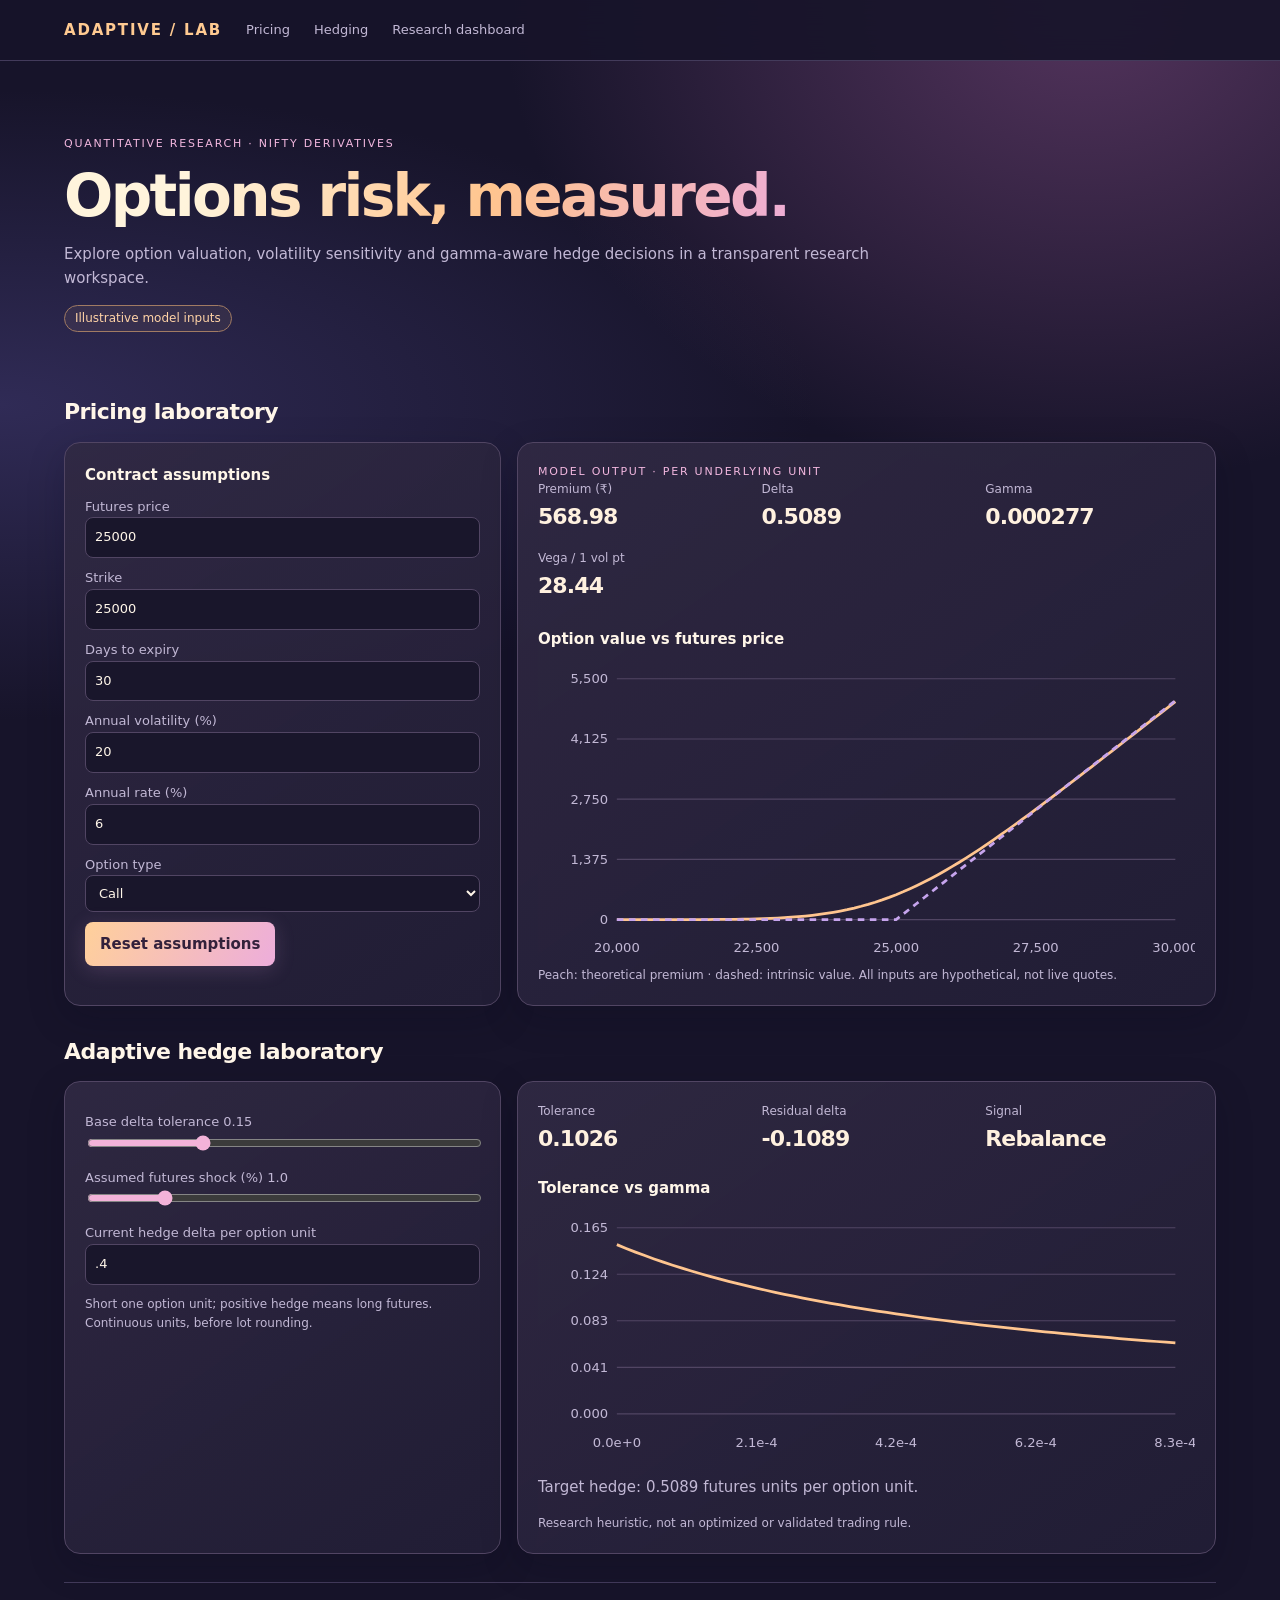
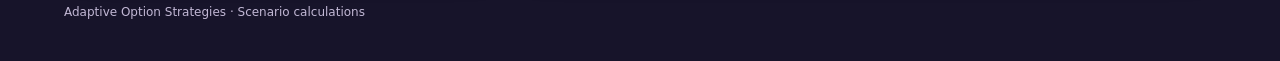
<file: docs/model-lab.html>
<!doctype html>
<html lang="en"><head><meta charset="utf-8"><meta name="viewport" content="width=device-width,initial-scale=1"><title>Adaptive | Options Research Lab</title><style>
:root{color-scheme:dark;--bg:#0a1019;--panel:#111b29;--line:#514563;--muted:#c2b8d5;--ink:#edf4fc;--accent:#ffc58f}*{box-sizing:border-box}html{scroll-behavior:smooth}body{margin:0;background:var(--bg);color:var(--ink);font:15px/1.6 system-ui,sans-serif}header{border-bottom:1px solid var(--line);position:sticky;top:0;background:#0a1019f5;z-index:2}nav,main{max-width:1200px;margin:auto;padding:18px 24px}nav{display:flex;align-items:center;gap:24px;flex-wrap:wrap}nav strong{letter-spacing:.12em;color:var(--accent)}nav a{color:var(--muted);text-decoration:none;font-size:13px}h1{font-size:clamp(32px,5vw,58px);line-height:1.08;letter-spacing:-.045em;margin:12px 0}h2{font-size:22px;margin:0 0 12px}h3{font-size:15px;margin:0 0 8px}p{color:var(--muted)}.eyebrow{font-size:11px;letter-spacing:.16em;text-transform:uppercase;color:var(--accent)}.hero{padding:40px 0 20px;max-width:850px}.grid{display:grid;grid-template-columns:repeat(3,minmax(0,1fr));gap:14px}.panel{background:var(--panel);border:1px solid var(--line);border-radius:16px;padding:20px;min-width:0}.section{margin:28px 0;scroll-margin-top:100px}.metric{font-size:28px;font-weight:650;font-variant-numeric:tabular-nums;letter-spacing:-.04em}.muted{color:var(--muted);font-size:12px}.split{display:grid;grid-template-columns:minmax(0,1fr) minmax(0,1.6fr);gap:16px}label{display:block;margin:10px 0;color:var(--muted);font-size:13px}input,select,button{font:inherit}input[type=number],select{display:block;width:100%;background:#0b1420;border:1px solid var(--line);color:var(--ink);padding:9px;border-radius:8px}input[type=range]{width:100%;accent-color:var(--accent)}button{background:var(--accent);color:#06231e;border:0;padding:10px 15px;border-radius:8px;font-weight:700;cursor:pointer}button:focus-visible,a:focus-visible,input:focus-visible{outline:2px solid var(--accent);outline-offset:3px}svg{width:100%;height:auto;display:block}table{width:100%;border-collapse:collapse;font-size:13px}td,th{text-align:left;padding:10px 5px;border-bottom:1px solid var(--line)}th{color:var(--muted)}.tag{display:inline-block;border:1px solid #725d35;color:#f5cf86;padding:3px 10px;border-radius:20px;font-size:12px}.error{color:#fca5a5}.foot{border-top:1px solid var(--line);padding:20px 0;color:var(--muted);font-size:12px}a{color:var(--accent)}@media(max-width:720px){.grid{grid-template-columns:1fr 1fr}.split{grid-template-columns:1fr}nav,main{padding:14px 16px}.panel{padding:15px}.hero{padding-top:22px}}@media(max-width:380px){.grid{grid-template-columns:1fr}}

:root{--bg:#17142a;--panel:#24203a;--line:#433b5b;--muted:#c2b8d5;--ink:#fff6e9;--accent:#ffca91}
body{background:radial-gradient(ellipse at 85% 0%,#54345d 0%,transparent 38%),radial-gradient(ellipse at 0% 45%,#302b56 0%,transparent 45%),#17142a;background-attachment:fixed}
header{background:#17142aeb;backdrop-filter:blur(18px)}
nav strong{color:#ffca91}nav a:hover{color:#fff6e9}
.hero{padding-top:56px;padding-bottom:34px}h1{background:linear-gradient(105deg,#fff4dc 15%,#ffc58f 50%,#e9a6e8 95%);background-clip:text;-webkit-background-clip:text;color:transparent}
.panel{background:linear-gradient(145deg,#302943e8,#211d35f5);box-shadow:0 12px 36px #0b081b35;border-color:#514563;transition:border-color .2s,transform .2s}
.panel:hover{border-color:#9d729d}.metric{color:#fff1df}.eyebrow{color:#f2b7df}
input[type=number],select{background:#19162b;border-color:#514563}input[type=range]{accent-color:#f3b2d9}
button{background:linear-gradient(115deg,#ffd09a,#edaddb);color:#33213b;box-shadow:0 4px 20px #e9a6e82b;transition:transform .15s}button:active{transform:scale(.97)}
.tag{background:#ffc58f12;color:#ffd3a6;border-color:#a17b63}a{color:#f5bfe7}h2{letter-spacing:-.025em}::selection{background:#e9a6e8;color:#17142a}
@media(prefers-reduced-motion:reduce){*{scroll-behavior:auto!important;transition:none!important}}
</style></head><body><header><nav><strong>ADAPTIVE / LAB</strong><a href="#pricing">Pricing</a><a href="#hedge">Hedging</a><a href="./index.html">Research dashboard</a></nav></header><main>
<div class="hero"><div class="eyebrow">Quantitative research · NIFTY derivatives</div><h1>Options risk, measured.</h1><p>Explore option valuation, volatility sensitivity and gamma-aware hedge decisions in a transparent research workspace.</p><span class="tag">Illustrative model inputs</span></div>

<section class="section" id="pricing"><h2>Pricing laboratory</h2><div class="split"><div class="panel"><h3>Contract assumptions</h3><label>Futures price<input id="F" type="number" min="1" value="25000"></label><label>Strike<input id="K" type="number" min="1" value="25000"></label><label>Days to expiry<input id="D" type="number" min="1" max="3650" value="30"></label><label>Annual volatility (%)<input id="V" type="number" min=".1" max="500" step=".1" value="20"></label><label>Annual rate (%)<input id="R" type="number" min="-20" max="100" step=".1" value="6"></label><label>Option type<select id="kind"><option value="1">Call</option><option value="-1">Put</option></select></label><button id="reset">Reset assumptions</button><p id="error" class="error" role="alert"></p></div><div class="panel"><div class="eyebrow">Model output · per underlying unit</div><div class="grid" id="metrics" aria-live="polite"></div><h3 style="margin-top:24px">Option value vs futures price</h3><svg id="curve" viewBox="0 0 600 280" role="img" aria-label="Option value curve and intrinsic value"></svg><div class="muted">Peach: theoretical premium · dashed: intrinsic value. All inputs are hypothetical, not live quotes.</div></div></div></section>
<section class="section" id="hedge"><h2>Adaptive hedge laboratory</h2><div class="split"><div class="panel"><label>Base delta tolerance <output id="bo"></output><input id="band" type="range" min=".01" max=".5" step=".01" value=".15"></label><label>Assumed futures shock (%) <output id="so"></output><input id="shock" type="range" min=".1" max="5" step=".1" value="1"></label><label>Current hedge delta per option unit<input id="held" type="number" step=".01" value=".4"></label><div class="muted">Short one option unit; positive hedge means long futures. Continuous units, before lot rounding.</div></div><div class="panel"><div class="grid" id="hedgemetrics" aria-live="polite"></div><h3 style="margin-top:20px">Tolerance vs gamma</h3><svg id="hedgecurve" viewBox="0 0 600 230" role="img" aria-label="Adaptive tolerance decreases with gamma"></svg><p id="decision"></p><div class="muted">Research heuristic, not an optimized or validated trading rule.</div></div></div></section>
<div class="foot">Adaptive Option Strategies · Scenario calculations</div></main>
<script>
const $=id=>document.getElementById(id),ids=['F','K','D','V','R','kind','band','shock','held'];const pdf=x=>Math.exp(-x*x/2)/Math.sqrt(2*Math.PI);function cdf(x){const z=Math.abs(x),t=1/(1+.2316419*z),p=1-pdf(z)*t*(.31938153+t*(-.356563782+t*(1.781477937+t*(-1.821255978+t*1.330274429))));return x>=0?p:1-p}
function model(F,K,T,v,r,s){let d1=(Math.log(F/K)+v*v*T/2)/(v*Math.sqrt(T)),d2=d1-v*Math.sqrt(T),q=Math.exp(-r*T);return {p:Math.max(0,q*s*(F*cdf(s*d1)-K*cdf(s*d2))),delta:q*s*cdf(s*d1),gamma:q*pdf(d1)/(F*v*Math.sqrt(T)),vega:q*F*pdf(d1)*Math.sqrt(T)/100}}
const fmt=(x,n=2)=>x.toLocaleString('en-IN',{minimumFractionDigits:n,maximumFractionDigits:n});function cards(id,items){$(id).innerHTML=items.map(([a,b])=>'<div><div class="muted">'+a+'</div><div class="metric" style="font-size:22px">'+b+'</div></div>').join('')}
function chart(id,xs,series,xf,yf,H){const W=600,L=72,R=18,T=18,B=42,ys=series.flatMap(s=>s.y),lo=0,hi=Math.max(...ys,1e-9)*1.1,X=x=>L+(x-xs[0])/(xs.at(-1)-xs[0])*(W-L-R),Y=y=>H-B-(y-lo)/(hi-lo)*(H-T-B);let html='';for(let i=0;i<=4;i++){let y=hi*i/4;html+='<path d="M'+L+' '+Y(y)+'H'+(W-R)+'" stroke="#514563"/><text x="'+(L-8)+'" y="'+(Y(y)+4)+'" text-anchor="end" fill="#c2b8d5" font-size="12">'+yf(y)+'</text>';let x=xs[0]+(xs.at(-1)-xs[0])*i/4;html+='<text x="'+X(x)+'" y="'+(H-12)+'" text-anchor="middle" fill="#c2b8d5" font-size="12">'+xf(x)+'</text>'}for(const s of series){html+='<polyline fill="none" stroke="'+s.c+'" stroke-width="2.5" '+(s.d?'stroke-dasharray="6 5"':'')+' points="'+xs.map((x,i)=>X(x)+','+Y(s.y[i])).join(' ')+'"/>'}$(id).innerHTML=html}
function render(){let [F,K,D,V,R,s,b,shock,h]=ids.map(i=>$(i).value===''?NaN:Number($(i).value));if(![F,K,D,V,R,s,b,shock,h].every(Number.isFinite)||F<=0||K<=0||D<1||D>3650||V<.1||V>500||R< -20||R>100){$('error').textContent='Enter valid assumptions within the indicated ranges.';for(const id of ['metrics','hedgemetrics','curve','hedgecurve','decision'])$(id).innerHTML='';return}$('error').textContent='';let T=D/365,v=V/100,r=R/100,m=model(F,K,T,v,r,s);cards('metrics',[['Premium (₹)',fmt(m.p)],['Delta',fmt(m.delta,4)],['Gamma',fmt(m.gamma,6)],['Vega / 1 vol pt',fmt(m.vega)]]);let xs=Array.from({length:81},(_,i)=>F*(.8+i*.005));chart('curve',xs,[{y:xs.map(x=>model(x,K,T,v,r,s).p),c:'#ffc58f'},{y:xs.map(x=>Math.max(s*(x-K),0)),c:'#c6a4ed',d:true}],x=>fmt(x,0),y=>fmt(y,0),280);$('bo').textContent=fmt(b);$('so').textContent=fmt(shock,1);let tol=g=>b/(1+Math.abs(g*F*shock/100)/b),threshold=tol(m.gamma),res=h-m.delta,rebalance=Math.abs(res)>threshold;cards('hedgemetrics',[['Tolerance',fmt(threshold,4)],['Residual delta',fmt(res,4)],['Signal',rebalance?'Rebalance':'Hold']]);let gs=Array.from({length:61},(_,i)=>i*Math.max(m.gamma*3,.0001)/60);chart('hedgecurve',gs,[{y:gs.map(tol),c:'#ffc58f'}],x=>x.toExponential(1),y=>fmt(y,3),230);$('decision').textContent=rebalance?'Target hedge: '+fmt(m.delta,4)+' futures units per option unit.':'Current hedge is within the adaptive tolerance.'}
ids.forEach(i=>$(i).addEventListener('input',render));$('reset').onclick=()=>{['25000','25000','30','20','6','1','.15','1','.4'].forEach((v,i)=>$(ids[i]).value=v);render()};render();
</script></body></html>
</file>
